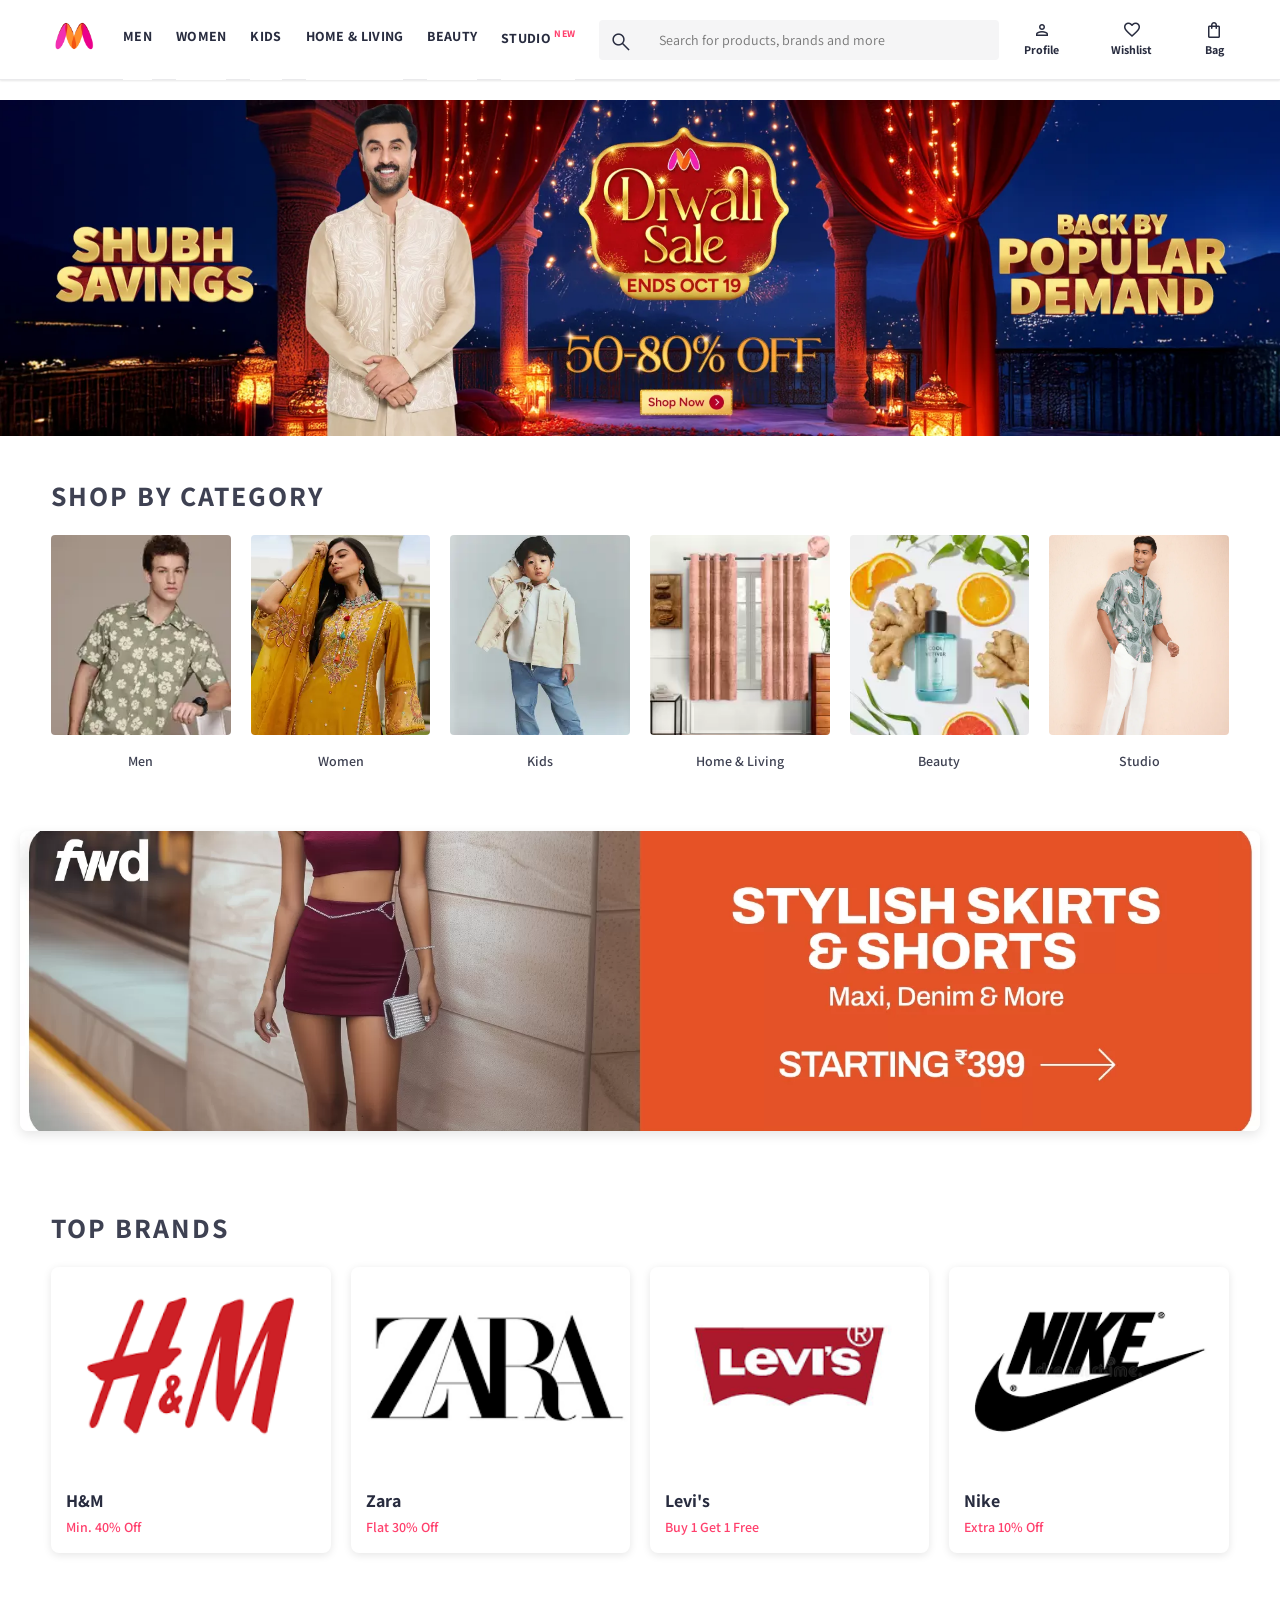
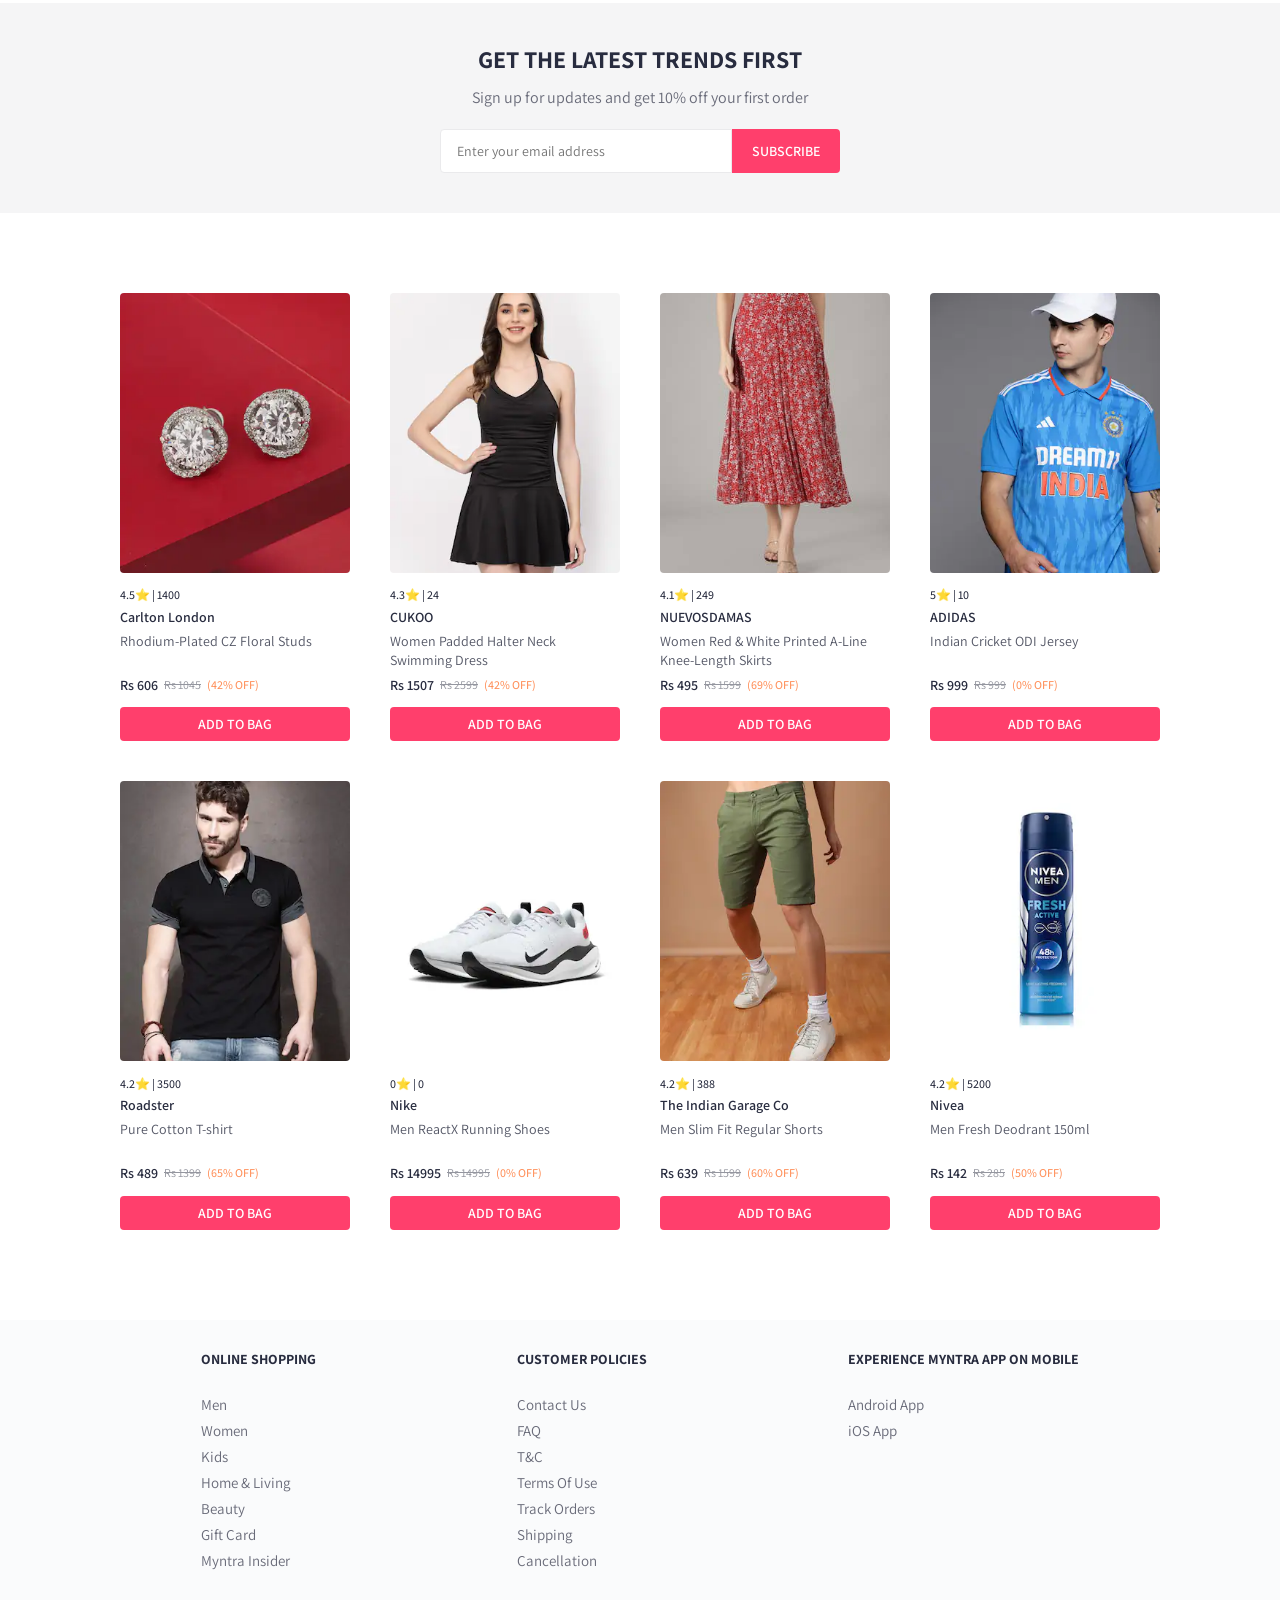
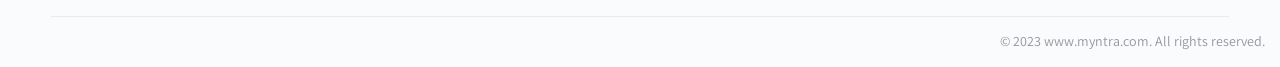
<file: index.html>
<!DOCTYPE html>
<html lang="en">
  <head>
    <meta charset="UTF-8" />
    <meta name="viewport" content="width=device-width, initial-scale=1.0" />
    <title>Myntra Functional Clone</title>
    <link
      rel="stylesheet"
      href="https://fonts.googleapis.com/css2?family=Assistant:wght@300;400;500;600;700&display=swap"
    />
    <link
      rel="stylesheet"
      href="https://fonts.googleapis.com/css2?family=Material+Symbols+Outlined:opsz,wght,FILL,GRAD@20..48,100..700,0..1,-50..200"
    />
    <link rel="stylesheet" href="./css/index.css" />
  </head>
  <body>
    <header>
      <div class="logo_container">
        <a href="#"
          ><img
            class="myntra_home"
            src="images/myntra_logo.webp"
            alt="Myntra Home"
        /></a>
      </div>
      <nav class="nav_bar">
        <a href="#">Men</a>
        <a href="#">Women</a>
        <a href="#">Kids</a>
        <a href="#">Home & Living</a>
        <a href="#">Beauty</a>
        <a href="#">Studio <sup>New</sup></a>
      </nav>
      <div class="search_bar">
        <span class="material-symbols-outlined search_icon">search</span>
        <input
          class="search_input"
          placeholder="Search for products, brands and more"
        />
      </div>
      <div class="action_bar">
        <div class="action_container">
          <span class="material-symbols-outlined action_icon">person</span>
          <span class="action_name">Profile</span>
        </div>

        <div class="action_container">
          <span class="material-symbols-outlined action_icon">favorite</span>
          <span class="action_name">Wishlist</span>
        </div>

        <a class="action_container" href="pages/bag.html">
          <span class="material-symbols-outlined action_icon"
            >shopping_bag</span
          >
          <span class="action_name">Bag</span>
          <span class="bag-item-count">0</span>
        </a>
      </div>
    </header>

    <main>
      <!-- Main Banner -->
      <section class="main_banner">
        <img
          class="banner_image"
          src="./images/banner.webp"
          alt="Summer Sale Banner"
        />
      </section>

      <!-- Categories Section -->
      <section class="category_section">
        <h2 class="section_heading">Shop By Category</h2>
        <div class="category_grid">
          <div class="category_card">
            <img
              class="category_image"
              src="./images/mens.webp"
              alt="Men's Fashion"
            />
            <div class="category_name">Men</div>
          </div>
          <div class="category_card">
            <img
              class="category_image"
              src="./images/women.webp"
              alt="Women's Fashion"
            />
            <div class="category_name">Women</div>
          </div>
          <div class="category_card">
            <img
              class="category_image"
              src="./images/kid.webp"
              alt="Kids Fashion"
            />
            <div class="category_name">Kids</div>
          </div>
          <div class="category_card">
            <img
              class="category_image"
              src="./images/house.webp"
              alt="Home & Living"
            />
            <div class="category_name">Home & Living</div>
          </div>
          <div class="category_card">
            <img
              class="category_image"
              src="./images/buety.webp"
              alt="Beauty"
            />
            <div class="category_name">Beauty</div>
          </div>
          <div class="category_card">
            <img
              class="category_image"
              src="./images/studio.webp"
              alt="Studio"
            />
            <div class="category_name">Studio</div>
          </div>
        </div>
      </section>

      <!-- Deal Section -->
      <section class="banner_section">
        <img
          class="banner_img"
          src="./images/banner 2.webp"
          alt="Special Offer Banner"
        />
      </section>

      <!-- Brands Section -->
      <section class="brand_section">
        <h2 class="section_heading">Top Brands</h2>
        <div class="brand_grid">
          <div class="brand_card">
            <img class="brand_image" src="./images/hnm" alt="H&M" />
            <div class="brand_info">
              <div class="brand_name">H&M</div>
              <div class="brand_offer">Min. 40% Off</div>
            </div>
          </div>
          <div class="brand_card">
            <img class="brand_image" src="./images/zara.png" alt="Zara" />
            <div class="brand_info">
              <div class="brand_name">Zara</div>
              <div class="brand_offer">Flat 30% Off</div>
            </div>
          </div>
          <div class="brand_card">
            <img class="brand_image" src="./images/levies.png" alt="Levi's" />
            <div class="brand_info">
              <div class="brand_name">Levi's</div>
              <div class="brand_offer">Buy 1 Get 1 Free</div>
            </div>
          </div>
          <div class="brand_card">
            <img class="brand_image" src="./images/nike.png" alt="Nike" />
            <div class="brand_info">
              <div class="brand_name">Nike</div>
              <div class="brand_offer">Extra 10% Off</div>
            </div>
          </div>
        </div>
      </section>

      <!-- Newsletter Section -->
      <section class="newsletter_section">
        <h2 class="newsletter_title">GET THE LATEST TRENDS FIRST</h2>
        <p class="newsletter_subtitle">
          Sign up for updates and get 10% off your first order
        </p>
        <form class="newsletter_form">
          <input
            type="email"
            class="newsletter_input"
            placeholder="Enter your email address"
          />
          <button type="submit" class="newsletter_btn">SUBSCRIBE</button>
        </form>
      </section>

      <!-- Products Section -->
      <div class="items-container">
        <!-- Items will be populated by JavaScript -->
      </div>
    </main>

    <footer>
      <div class="footer_container">
        <div class="footer_column">
          <h3>ONLINE SHOPPING</h3>
          <a href="#">Men</a>
          <a href="#">Women</a>
          <a href="#">Kids</a>
          <a href="#">Home & Living</a>
          <a href="#">Beauty</a>
          <a href="#">Gift Card</a>
          <a href="#">Myntra Insider</a>
        </div>

        <div class="footer_column">
          <h3>CUSTOMER POLICIES</h3>
          <a href="#">Contact Us</a>
          <a href="#">FAQ</a>
          <a href="#">T&C</a>
          <a href="#">Terms Of Use</a>
          <a href="#">Track Orders</a>
          <a href="#">Shipping</a>
          <a href="#">Cancellation</a>
        </div>

        <div class="footer_column">
          <h3>EXPERIENCE MYNTRA APP ON MOBILE</h3>
          <a href="#">Android App</a>
          <a href="#">iOS App</a>
        </div>
      </div>
      <hr />
      <div class="copyright">© 2023 www.myntra.com. All rights reserved.</div>
    </footer>

    <script>
      // Newsletter form submission
      document
        .querySelector(".newsletter_form")
        .addEventListener("submit", function (e) {
          e.preventDefault();
          const email = this.querySelector(".newsletter_input").value;
          if (email) {
            alert(
              `Thank you for subscribing with ${email}! You'll receive 10% off your first order.`
            );
            this.reset();
          }
        });
    </script>

    <script src="./data/items.js"></script>
    <script src="./scripts/index.js"></script>
  </body>
</html>
</file>
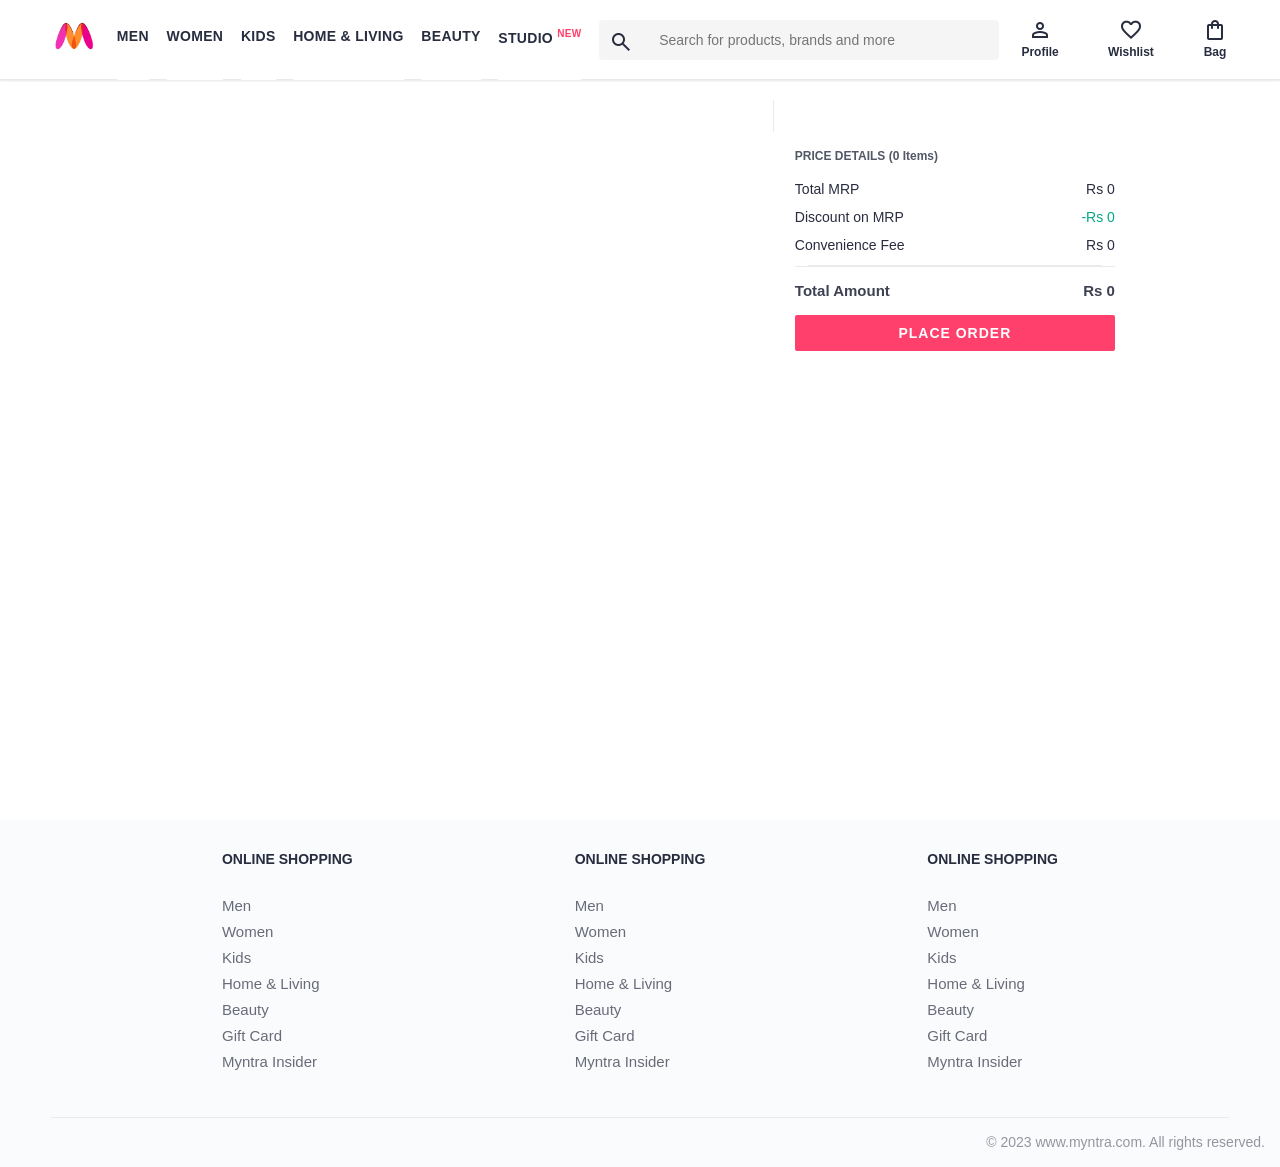
<file: pages/bag.html>
<!DOCTYPE html>
<html lang="en">
<head>
    <title>Myntra Clone</title>
    <link rel="stylesheet" href="../css/index.css">
    <link rel="stylesheet" href="../css/bag.css">
    <link rel="stylesheet" href="https://fonts.googleapis.com/css2?family=Material+Symbols+Outlined:opsz,wght,FILL,GRAD@20..48,100..700,0..1,-50..200" />
</head>
<body>
    <header>
        <div class="logo_container">
            <a href="#"><img class="myntra_home" src="../images/myntra_logo.webp" alt="Myntra Home"></a>
        </div>
        <nav class="nav_bar">
            <a href="#">Men</a>
            <a href="#">Women</a>
            <a href="#">Kids</a>
            <a href="#">Home & Living</a>
            <a href="#">Beauty</a>
            <a href="#">Studio <sup>New</sup></a>
        </nav>
        <div class="search_bar">
            <span class="material-symbols-outlined search_icon">search</span>
            <input class="search_input" placeholder="Search for products, brands and more">
        </div>
        <div class="action_bar">
            <div class="action_container">
                <span class="material-symbols-outlined action_icon">person</span>
                <span class="action_name">Profile</span>
            </div>

            <div class="action_container">
                <span class="material-symbols-outlined action_icon">favorite</span>
                <span class="action_name">Wishlist</span>
            </div>

            <div class="action_container">
                <span class="material-symbols-outlined action_icon">shopping_bag</span>
                <span class="action_name">Bag</span>
                <span class="bag-item-count">0</span>
            </div>
        </div>
    </header>
    <main>
      <div class="bag-page">
        <div class="bag-items-container">
          

        </div>
        <div class="bag-summary">
          
        </div>

      </div>
    </main>
    <footer>
        <div class="footer_container">
            <div class="footer_column">
                <h3>ONLINE SHOPPING</h3>

                <a href="#">Men</a>
                <a href="#">Women</a>
                <a href="#">Kids</a>
                <a href="#">Home & Living</a>
                <a href="#">Beauty</a>
                <a href="#">Gift Card</a>
                <a href="#">Myntra Insider</a>
            </div>

            <div class="footer_column">
                <h3>ONLINE SHOPPING</h3>

                <a href="#">Men</a>
                <a href="#">Women</a>
                <a href="#">Kids</a>
                <a href="#">Home & Living</a>
                <a href="#">Beauty</a>
                <a href="#">Gift Card</a>
                <a href="#">Myntra Insider</a>
            </div>

            <div class="footer_column">
                <h3>ONLINE SHOPPING</h3>

                <a href="#">Men</a>
                <a href="#">Women</a>
                <a href="#">Kids</a>
                <a href="#">Home & Living</a>
                <a href="#">Beauty</a>
                <a href="#">Gift Card</a>
                <a href="#">Myntra Insider</a>
            </div>
        </div>
        <hr>

        <div class="copyright">
            © 2023 www.myntra.com. All rights reserved.
        </div>
    </footer>
    
    <script src="../data/items.js"></script>
    <script src="../scripts/index.js"></script>
    <script src="../scripts/bag.js"></script>
</body>
</html>
</file>
<file: css/index.css>
* {
            margin: 0;
            padding: 0;
            font-family: Assistant,-apple-system,BlinkMacSystemFont,Segoe UI,Roboto,Helvetica,Arial,sans-serif;
            box-sizing: border-box;
        }

        body {
            background-color: #ffffff;
            color: #282c3f;
            line-height: 1.4;
            padding-top: 80px; /* To compensate for fixed header */
        }

        /* Header Styles */
        header {
            display: flex;
            background-color: #ffffff;
            height: 80px;
            justify-content: space-between;
            align-items: center;
            border-bottom: 1px solid #eaeaec;
            box-shadow: 0 1px 2px 0 rgba(0,0,0,0.1);
            position: fixed;
            top: 0;
            left: 0;
            right: 0;
            z-index: 1000;
        }

        .logo_container {
            margin-left: 4%;
        }

        .myntra_home {
            height: 36px;
            cursor: pointer;
        }

        .nav_bar {
            display: flex;
            min-width: 500px;
            justify-content: space-evenly;
        }

        .nav_bar a {
            font-size: 14px;
            letter-spacing: .3px;
            color: #282c3f;
            font-weight: 700;
            text-transform: uppercase;
            text-decoration: none;
            padding: 28px 0;
            border-bottom: 4px solid #ffffff;
            transition: all 0.3s ease;
        }

        .nav_bar a:hover {
            border-bottom: 4px solid #f54e77;
        }

        .nav_bar a sup {
            color: #ff3f6c;
            font-size: 10px;
        }

        .search_bar {
            height: 40px;
            min-width: 400px;
            width: 40%;
            display: flex;
            align-items: center;
        }

        .search_icon {
            box-sizing: content-box;
            height: 20px;
            padding: 10px;
            background-color: #f5f5f6;
            color: #282c3f;
            font-weight: 300;
            border-radius: 4px 0 0 4px;
        }

        .search_input {
            color: #696e79;
            background-color: #f5f5f6;
            flex-grow: 1;
            height: 40px;
            border: 0;
            border-radius: 0 4px 4px 0;
            padding: 0 16px;
            font-size: 14px;
        }

        .search_input:focus {
            outline: none;
            background-color: #ffffff;
            box-shadow: 0 0 0 2px #ff3f6c;
        }

        .action_bar {
            display: flex;
            min-width: 250px;
            justify-content: space-evenly;
            gap: 15px;
            margin-right: 4%;
        }

        .action_container {
            display: flex;
            flex-direction: column;
            align-items: center;
            text-decoration: none;
            color: #282c3f;
            font-size: 12px;
            font-weight: 700;
            padding: 8px 12px;
            position: relative;
            transition: all 0.3s ease;
            border-radius: 4px;
        }

        .action_container:hover {
            background-color: #f5f5f6;
        }

        .action_icon {
            font-size: 20px;
            margin-bottom: 2px;
            color: #282c3f;
        }

        .action_name {
            font-size: 12px;
            font-weight: 700;
            color: #282c3f;
        }

        .bag-item-count {
            position: absolute;
            top: 5px;
            right: 8px;
            background-color: #ff3f6c;
            color: white;
            border-radius: 50%;
            width: 18px;
            height: 18px;
            display: flex;
            align-items: center;
            justify-content: center;
            font-size: 10px;
            font-weight: bold;
            line-height: 1;
        }

        /* Main Banner */
        .main_banner {
            width: 100%;
            margin-bottom: 30px;
        }

        .banner_image {
            width: 100%;
            height: auto;
            display: block;
        }

        /* Category Section */
        .category_section {
            margin: 40px 4%;
        }

        .section_heading {
            font-size: 28px;
            font-weight: 700;
            color: #3e4152;
            margin-bottom: 20px;
            text-transform: uppercase;
            letter-spacing: 2px;
        }

        .category_grid {
            display: grid;
            grid-template-columns: repeat(6, 1fr);
            gap: 20px;
        }

        .category_card {
            text-align: center;
            cursor: pointer;
            transition: transform 0.3s ease;
        }

        .category_card:hover {
            transform: translateY(-5px);
        }

.category_image {
    width: 100%;
    height: 200px;
    object-fit: cover;
    object-position: top; /* 👈 ye important hai */
    border-radius: 4px;
    margin-bottom: 10px;
}


        .category_name {
            font-size: 14px;
            font-weight: 600;
            color: #3e4152;
        }

        /* Deal Section */
       .banner_section {
    width: 100%;
    padding: 20px;
    margin: 20px 0;
}

.banner_img {
    width: 100%;
    height: 300px;
    object-fit: cover;
    border-radius: 8px;
    box-shadow: 0 4px 12px rgba(0, 0, 0, 0.1);
}

/* Responsive design */
@media (max-width: 768px) {
    .banner_section {
        padding: 15px;
        margin: 15px 0;
    }
    
    .banner_img {
        height: 200px;
    }
}

@media (max-width: 480px) {
    .banner_section {
        padding: 10px;
        margin: 10px 0;
    }
    
    .banner_img {
        height: 150px;
        border-radius: 4px;
    }
}

        /* Brand Section */
        .brand_section {
            margin: 50px 4%;
        }

        .brand_grid {
            display: grid;
            grid-template-columns: repeat(4, 1fr);
            gap: 20px;
        }

        .brand_card {
            background: white;
            border-radius: 8px;
            overflow: hidden;
            box-shadow: 0 2px 8px rgba(0,0,0,0.1);
            transition: all 0.3s ease;
        }

        .brand_card:hover {
            box-shadow: 0 4px 16px rgba(0,0,0,0.15);
            transform: translateY(-5px);
        }

        .brand_image {
            width: 100%;
            height: 200px;
            object-fit: cover;
        }

        .brand_info {
            padding: 15px;
        }

        .brand_name {
            font-size: 18px;
            font-weight: 700;
            margin-bottom: 5px;
        }

        .brand_offer {
            font-size: 14px;
            color: #ff3f6c;
            font-weight: 600;
        }

        /* Main Content Styles */
        main {
            min-height: calc(100vh - 200px);
            padding: 20px 0;
        }

        .items-container {
            width: 100%;
            display: flex;
            flex-wrap: wrap;
            gap: 20px;
            padding: 20px;
            justify-content: center;
        }

        .item-container {
            width: 250px;
            padding: 10px;
            border-radius: 4px;
            transition: all 0.3s ease;
            position: relative;
            background: white;
            cursor: pointer;
        }

        .item-container:hover {
            box-shadow: 0 4px 12px rgba(0, 0, 0, 0.1);
            transform: translateY(-2px);
        }

        .item-img {
            width: 100%;
            height: 280px;
            object-fit: cover;
            border-radius: 4px;
            margin-bottom: 8px;
        }

        .rating {
            font-size: 12px;
            color: #282c3f;
            margin-bottom: 4px;
            font-weight: 500;
        }

        .company-name {
            font-size: 14px;
            font-weight: 600;
            color: #282c3f;
            margin-bottom: 4px;
            text-overflow: ellipsis;
            white-space: nowrap;
            overflow: hidden;
        }

        .item-nam {
            font-size: 14px;
            color: #535665;
            margin-bottom: 8px;
            font-weight: 400;
            height: 36px;
            overflow: hidden;
            display: -webkit-box;
            -webkit-line-clamp: 2;
            -webkit-box-orient: vertical;
        }

        .pric {
            margin-bottom: 12px;
            display: flex;
            align-items: center;
            gap: 6px;
        }

        .currnet-price {
            font-size: 14px;
            font-weight: 600;
            color: #282c3f;
        }

        .orignal-price {
            font-size: 12px;
            color: #94969f;
            text-decoration: line-through;
        }

        .discount-price {
            font-size: 12px;
            color: #ff905a;
            font-weight: 500;
        }

        .btn-add-bag {
            width: 100%;
            padding: 8px 12px;
            background-color: #ff3f6c;
            color: white;
            border: none;
            border-radius: 4px;
            font-size: 14px;
            font-weight: 600;
            cursor: pointer;
            transition: all 0.3s ease;
            text-transform: uppercase;
        }

        .btn-add-bag:hover {
            background-color: #e63964;
            box-shadow: 0 2px 8px rgba(255, 63, 108, 0.3);
        }

        .btn-add-bag:active {
            transform: scale(0.98);
        }

        /* Newsletter Section */
        .newsletter_section {
            background: #f5f5f6;
            padding: 40px 4%;
            text-align: center;
            margin: 50px 0;
        }

        .newsletter_title {
            font-size: 24px;
            font-weight: 700;
            margin-bottom: 10px;
        }

        .newsletter_subtitle {
            font-size: 16px;
            color: #696b79;
            margin-bottom: 20px;
        }

        .newsletter_form {
            display: flex;
            max-width: 400px;
            margin: 0 auto;
        }

        .newsletter_input {
            flex-grow: 1;
            padding: 12px 16px;
            border: 1px solid #eaeaec;
            border-radius: 4px 0 0 4px;
            font-size: 14px;
        }

        .newsletter_btn {
            background: #ff3f6c;
            color: white;
            border: none;
            padding: 12px 20px;
            border-radius: 0 4px 4px 0;
            font-size: 14px;
            font-weight: 600;
            cursor: pointer;
            transition: background 0.3s ease;
        }

        .newsletter_btn:hover {
            background: #e63964;
        }

        /* Footer Styles */
        footer {
            background-color: #fafbfc;
            margin-top: 40px;
        }

        .footer_container {
            padding: 30px 0px 40px 0px;
            background: #FAFBFC;
            display: flex;
            justify-content: space-evenly;
        }

        .footer_column {
            display: flex;
            flex-direction: column;
        }

        .footer_column h3 {
            color: #282c3f;
            font-size: 14px;
            margin-bottom: 25px;
        }

        .footer_column a {
            color: #696b79;
            font-size: 15px;
            text-decoration: none;
            padding-bottom: 5px;
            transition: color 0.2s ease;
        }

        .footer_column a:hover {
            color: #ff3f6c;
        }

        .copyright {
            color: #94969f;
            text-align: end;
            padding: 15px;
            font-size: 14px;
        }

        hr {
            border: none;
            height: 1px;
            background-color: #eaeaec;
            margin: 0 4%;
        }

        /* Responsive Design */
        @media (max-width: 1024px) {
            .nav_bar {
                min-width: 400px;
            }
            
            .search_bar {
                min-width: 300px;
            }
            
            .category_grid {
                grid-template-columns: repeat(4, 1fr);
            }
            
            .brand_grid {
                grid-template-columns: repeat(3, 1fr);
            }
        }

        @media (max-width: 768px) {
            header {
                flex-wrap: wrap;
                height: auto;
                padding: 10px 0;
            }
            
            .logo_container {
                margin-left: 20px;
            }
            
            .nav_bar {
                order: 3;
                width: 100%;
                min-width: auto;
                margin-top: 10px;
                justify-content: space-around;
            }
            
            .search_bar {
                order: 2;
                min-width: 200px;
                width: 60%;
            }
            
            .action_bar {
                margin-right: 20px;
                min-width: 200px;
            }
            
            .category_grid {
                grid-template-columns: repeat(3, 1fr);
            }
            
            .brand_grid {
                grid-template-columns: repeat(2, 1fr);
            }
            
            .item-container {
                width: 160px;
            }
            
            .item-img {
                height: 200px;
            }
        }

        @media (max-width: 480px) {
            .nav_bar {
                overflow-x: auto;
                justify-content: flex-start;
                padding: 0 10px;
            }
            
            .nav_bar a {
                white-space: nowrap;
                margin-right: 15px;
            }
            
            .search_bar {
                min-width: 150px;
            }
            
            .action_bar {
                min-width: 150px;
            }
            
            .category_grid {
                grid-template-columns: repeat(2, 1fr);
            }
            
            .brand_grid {
                grid-template-columns: 1fr;
            }
            
            .item-container {
                width: 140px;
            }
            
            .item-img {
                height: 180px;
            }
            
            .footer_container {
                flex-direction: column;
                padding-left: 20px;
            }
            
            .footer_column {
                margin-bottom: 20px;
            }
            
            .deal_timer {
                flex-wrap: wrap;
            }
        }
</file>
<file: css/bag.css>
.bag-items-container {
  display: inline-block;
  width: 64%;
  padding-right: 20px;
  border-right: 1px solid #eaeaec;
  padding-top: 32px;
  color: #282c3f;
  font-size: 13px;
  line-height: 1.42857143;
}

.bag-page {
  width: 75%;
  margin-left: 12.5%;
}

.bag-summary {
  vertical-align: top;
  display: inline-block;
  width: 35%;
  padding: 24px 0 0 16px;
  color: #282c3f;
  font-size: 13px;
  line-height: 1.42857143;
}

.bag-details-container {
  margin-bottom: 16px;
}

.price-header {
  font-size: 12px;
  font-weight: 700;
  margin: 24px 0 16px;
  color: #535766;
}

.price-item {
  margin-bottom: 12px;
  line-height: 16px;
  font-size: 14px;
  color: #282c3f;
}

.price-item-value {
  float: right;
}

.priceDetail-base-discount {
  color: #03a685;
}

.price-footer {
  font-weight: 700;
  font-size: 15px;
  padding-top: 16px;
  border-top: 1px solid #eaeaec;
  color: #3e4152;
  line-height: 16px;
}

.btn-place-order {
  width: 100%;
  letter-spacing: 1px;
  font-size: 14px;
  font-weight: 600;
  border-radius: 2px;
  border-width: 0px;
  padding: 10px 16px;
  background-color: rgb(255, 63, 108);
  color: rgb(255, 255, 255);
  cursor: pointer;
}

.bag-item-container {
  margin-bottom: 8px;
  background: #fff;
  font-size: 14px;
  border: 1px solid #eaeaec;
  border-radius: 4px;
  position: relative;
  padding: 12px 12px 0;
}

.item-left-part {
  position: absolute;
  background: rgb(255, 242, 223);
  height: 148px;
  width: 111px;
}

.item-right-part {
  padding-left: 12px;
  position: relative;
  min-height: 148px;
  margin-left: 111px;
  margin-bottom: 12px;
}

.bag-item-img {
  width: 100%;
}

.return-period {
  display: inline-flex;
  font-size: 14px;
  padding-top: 8px;
}

.return-period-days {
  font-weight: 700;
  margin-right: 4px;
}

.delivery-details {
  margin-top: 5px;
  color: #282c3f;
  font-size: 12px;
  letter-spacing: -.1px;
  margin-bottom: 8px;
  line-height: 15px;
}

.delivery-details-days {
  color: #03a685;
}

.remove-from-cart {
  position: absolute;
  font-size: 25px;
  top: 10px;
  right: 18px;
  width: 14px;
  height: 14px;
  cursor: pointer;
}
</file>
